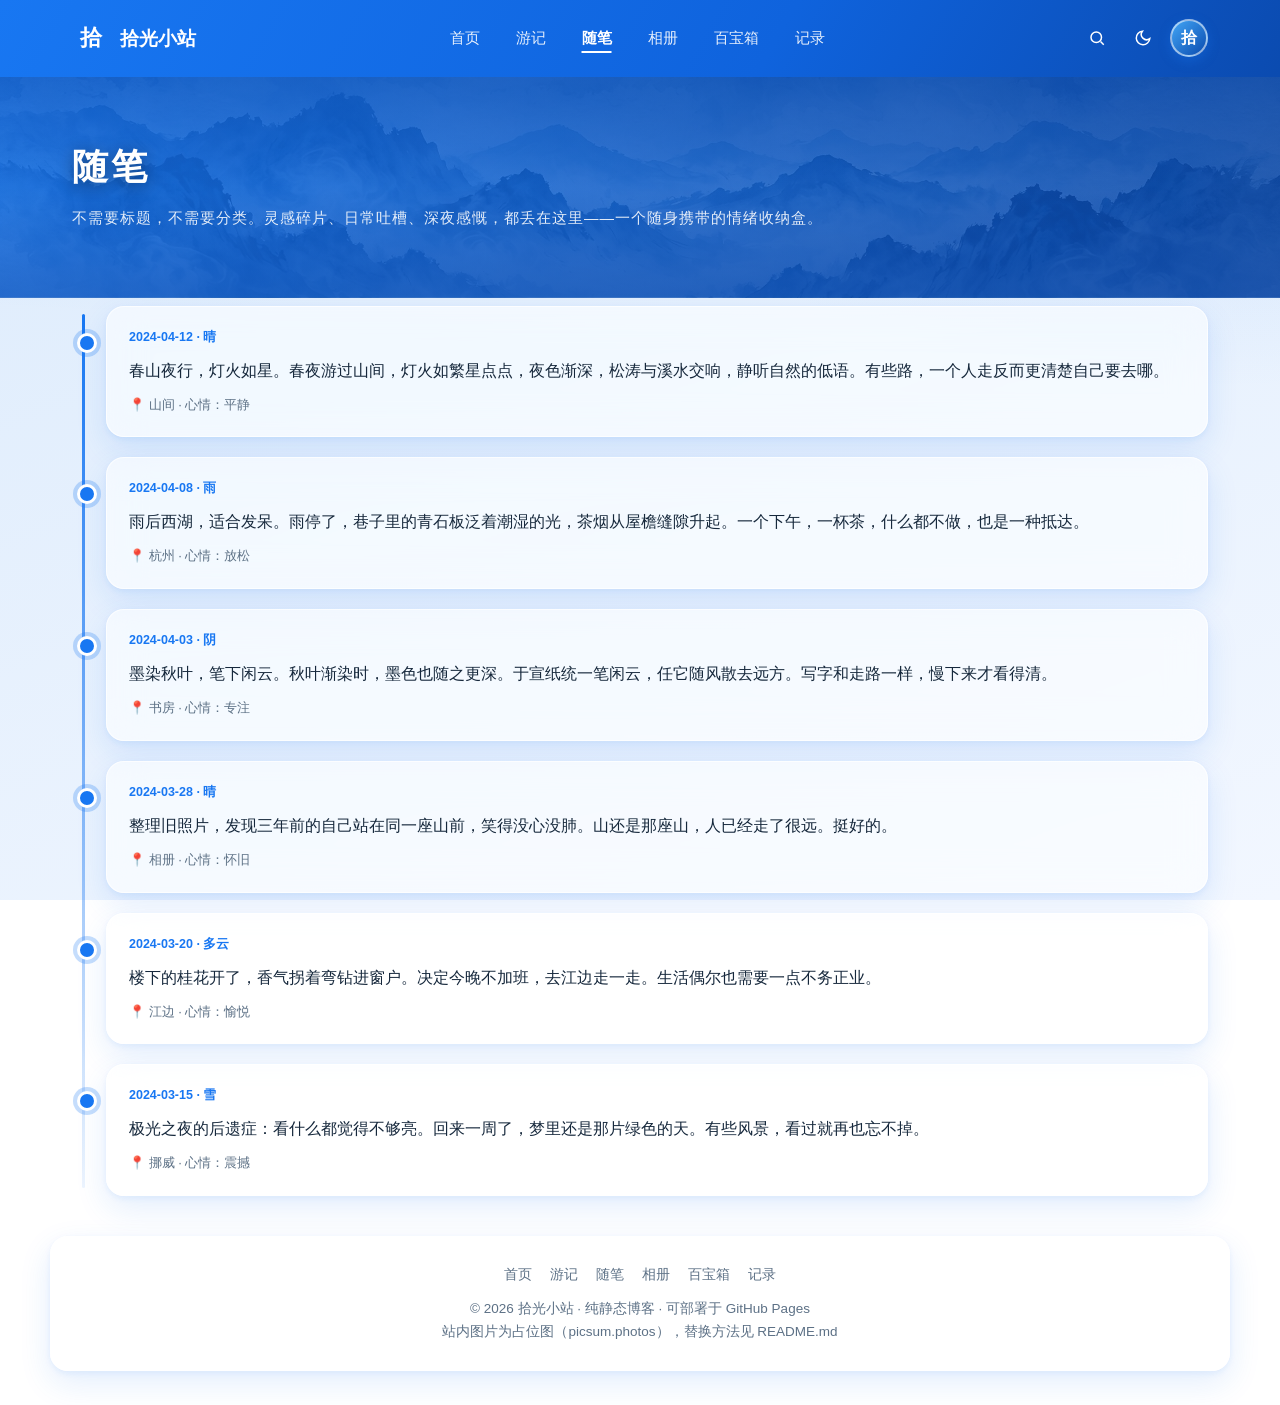
<file: essays.html>
<!DOCTYPE html>
<html lang="zh-CN">
<head>
<meta charset="UTF-8">
<meta name="viewport" content="width=device-width, initial-scale=1.0">
<title>随笔 · 拾光小站</title>
<meta name="description" content="随笔——短内容时间流，记录日常的碎片与心情。">
<link rel="stylesheet" href="css/style.css?v=20">
</head>
<body data-page="essays">

<div class="page-top">
<header class="site-header solid">
  <div class="header-inner">
    <a class="logo" href="index.html"><span class="logo-mark">拾</span><span class="logo-text">拾光小站</span></a>
    <nav class="main-nav" id="mainNav">
      <a href="index.html" data-nav="index">首页</a>
      <a href="travel.html" data-nav="travel">游记</a>
      <a href="essays.html" data-nav="essays">随笔</a>
      <a href="album.html" data-nav="album">相册</a>
      <a href="treasure.html" data-nav="treasure">百宝箱</a>
      <a href="records.html" data-nav="records">记录</a>
    </nav>
    <div class="header-actions">
      <button class="icon-btn" id="searchBtn" aria-label="搜索">
        <svg viewBox="0 0 24 24" fill="none" stroke="currentColor" stroke-width="2"><circle cx="11" cy="11" r="7"/><path d="M21 21l-4.3-4.3"/></svg>
      </button>
      <button class="icon-btn" id="themeBtn" aria-label="切换深浅色">
        <svg viewBox="0 0 24 24" fill="none" stroke="currentColor" stroke-width="2"><path d="M21 12.8A9 9 0 1 1 11.2 3a7 7 0 0 0 9.8 9.8z"/></svg>
      </button>
      <span class="avatar" title="博主">拾</span>
      <button class="icon-btn hamburger" id="hamburger" aria-label="菜单">
        <svg viewBox="0 0 24 24" fill="none" stroke="currentColor" stroke-width="2"><path d="M4 7h16M4 12h16M4 17h16"/></svg>
      </button>
    </div>
  </div>
  <div class="search-bar" id="searchBar">
    <div class="search-inner">
      <input id="searchInput" type="text" placeholder="搜索文章、相册、百宝箱…">
      <div class="search-results" id="searchResults"></div>
    </div>
  </div>
</header>
  <section class="page-banner" style="background-image: linear-gradient(120deg, rgba(24,119,242,.8), rgba(10,69,165,.8)), url('images/essays/banner.jpg')">
    <div class="wrap page-banner-inner">
      <h1>随笔</h1>
      <p>不需要标题，不需要分类。灵感碎片、日常吐槽、深夜感慨，都丢在这里——一个随身携带的情绪收纳盒。</p>
    </div>
  </section>
</div>

<div class="wrap">

  <div class="essay-stream">
    <article class="essay-item glass">
      <div class="essay-date">2024-04-12 · 晴</div>
      <p>春山夜行，灯火如星。春夜游过山间，灯火如繁星点点，夜色渐深，松涛与溪水交响，静听自然的低语。有些路，一个人走反而更清楚自己要去哪。</p>
      <div class="mood">📍 山间 · 心情：平静</div>
    </article>
    <article class="essay-item glass">
      <div class="essay-date">2024-04-08 · 雨</div>
      <p>雨后西湖，适合发呆。雨停了，巷子里的青石板泛着潮湿的光，茶烟从屋檐缝隙升起。一个下午，一杯茶，什么都不做，也是一种抵达。</p>
      <div class="mood">📍 杭州 · 心情：放松</div>
    </article>
    <article class="essay-item glass">
      <div class="essay-date">2024-04-03 · 阴</div>
      <p>墨染秋叶，笔下闲云。秋叶渐染时，墨色也随之更深。于宣纸统一笔闲云，任它随风散去远方。写字和走路一样，慢下来才看得清。</p>
      <div class="mood">📍 书房 · 心情：专注</div>
    </article>
    <article class="essay-item glass">
      <div class="essay-date">2024-03-28 · 晴</div>
      <p>整理旧照片，发现三年前的自己站在同一座山前，笑得没心没肺。山还是那座山，人已经走了很远。挺好的。</p>
      <div class="mood">📍 相册 · 心情：怀旧</div>
    </article>
    <article class="essay-item glass">
      <div class="essay-date">2024-03-20 · 多云</div>
      <p>楼下的桂花开了，香气拐着弯钻进窗户。决定今晚不加班，去江边走一走。生活偶尔也需要一点不务正业。</p>
      <div class="mood">📍 江边 · 心情：愉悦</div>
    </article>
    <article class="essay-item glass">
      <div class="essay-date">2024-03-15 · 雪</div>
      <p>极光之夜的后遗症：看什么都觉得不够亮。回来一周了，梦里还是那片绿色的天。有些风景，看过就再也忘不掉。</p>
      <div class="mood">📍 挪威 · 心情：震撼</div>
    </article>
  </div>
</div>

<footer class="site-footer glass wrap">
  <nav class="fnav">
    <a href="index.html">首页</a><a href="travel.html">游记</a><a href="essays.html">随笔</a>
    <a href="album.html">相册</a><a href="treasure.html">百宝箱</a><a href="records.html">记录</a>
  </nav>
  <p>© <span id="year"></span> 拾光小站 · 纯静态博客 · 可部署于 GitHub Pages</p>
  <p>站内图片为占位图（picsum.photos），替换方法见 README.md</p>
</footer>

<button class="to-top" id="toTop" aria-label="回到顶部">↑</button>
<script src="js/main.js"></script>
</body>
</html>
</file>
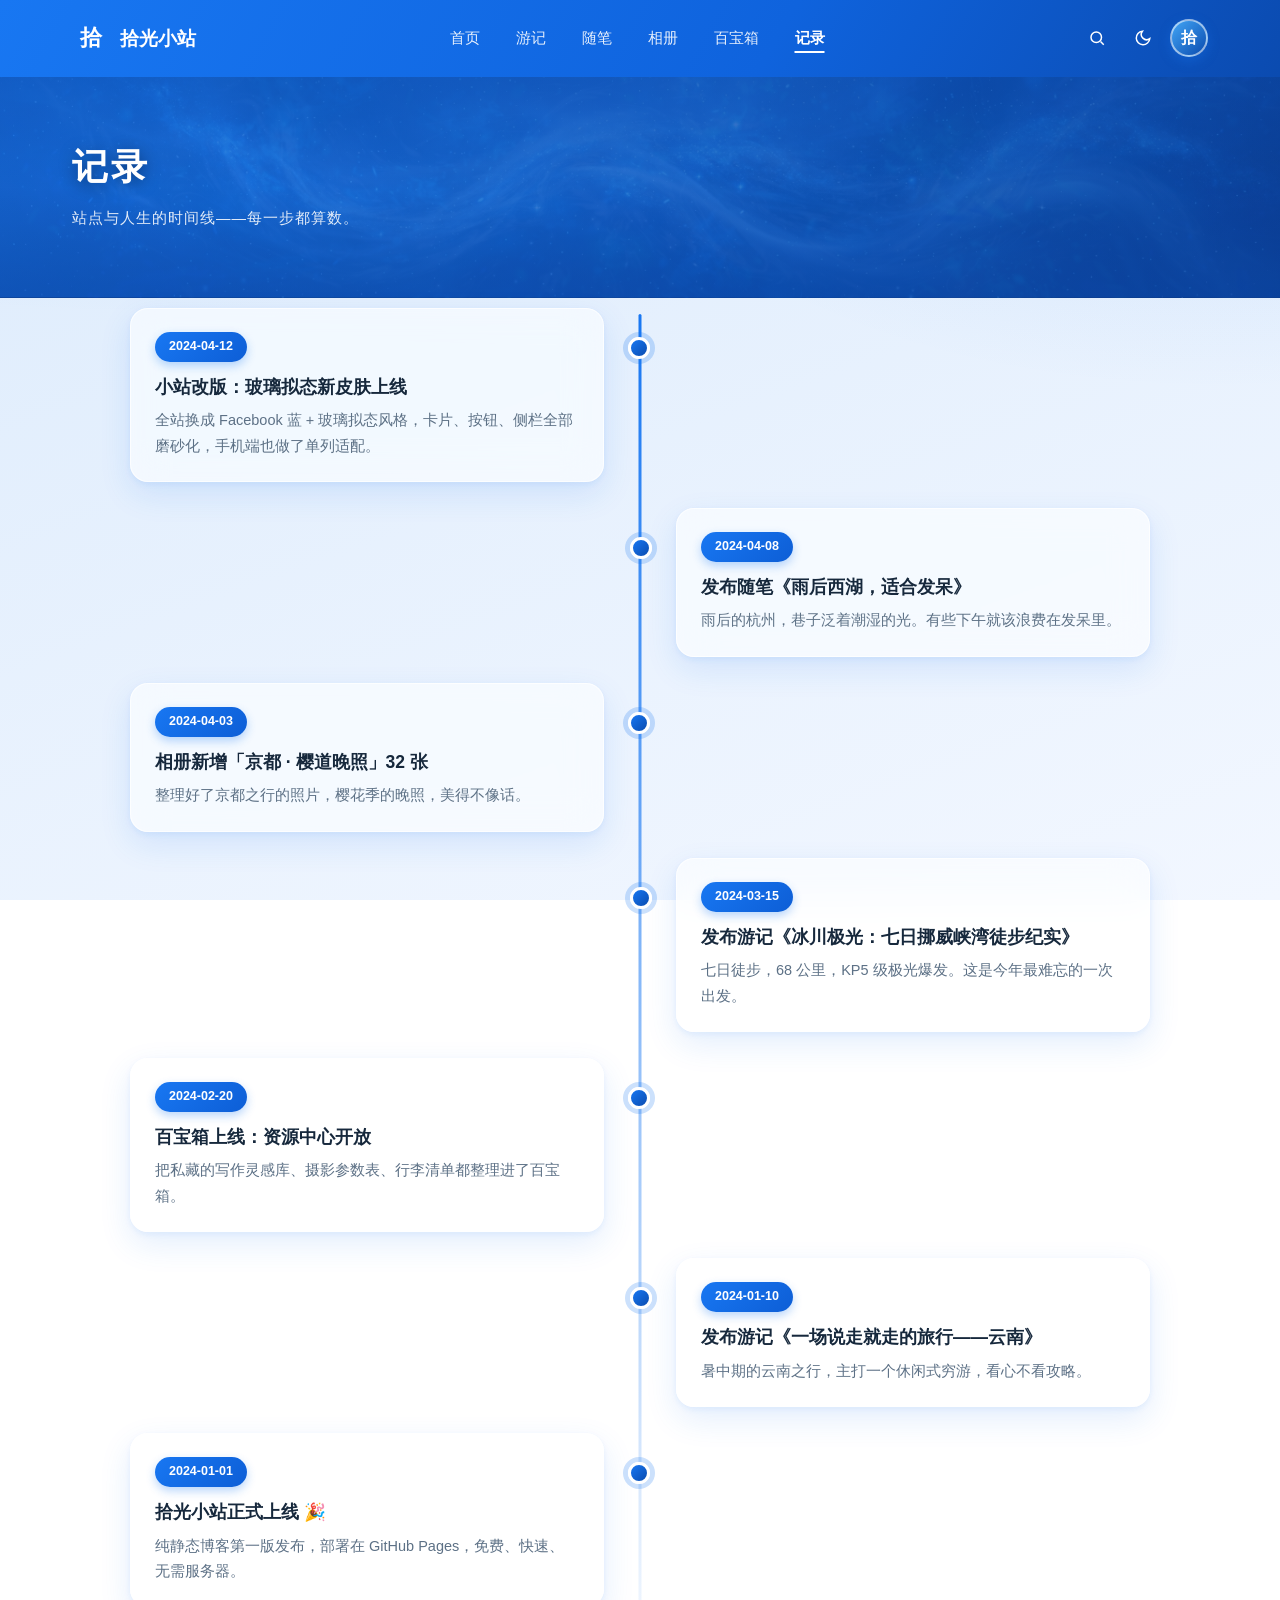
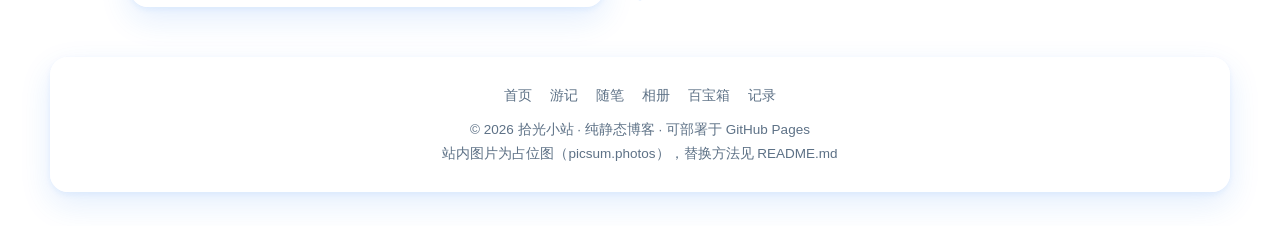
<file: records.html>
<!DOCTYPE html>
<html lang="zh-CN">
<head>
<meta charset="UTF-8">
<meta name="viewport" content="width=device-width, initial-scale=1.0">
<title>记录 · 拾光小站</title>
<meta name="description" content="记录——站点与人生的时间线。">
<link rel="stylesheet" href="css/style.css?v=20">
</head>
<body data-page="records">

<div class="page-top">
<header class="site-header solid">
  <div class="header-inner">
    <a class="logo" href="index.html"><span class="logo-mark">拾</span><span class="logo-text">拾光小站</span></a>
    <nav class="main-nav" id="mainNav">
      <a href="index.html" data-nav="index">首页</a>
      <a href="travel.html" data-nav="travel">游记</a>
      <a href="essays.html" data-nav="essays">随笔</a>
      <a href="album.html" data-nav="album">相册</a>
      <a href="treasure.html" data-nav="treasure">百宝箱</a>
      <a href="records.html" data-nav="records">记录</a>
    </nav>
    <div class="header-actions">
      <button class="icon-btn" id="searchBtn" aria-label="搜索">
        <svg viewBox="0 0 24 24" fill="none" stroke="currentColor" stroke-width="2"><circle cx="11" cy="11" r="7"/><path d="M21 21l-4.3-4.3"/></svg>
      </button>
      <button class="icon-btn" id="themeBtn" aria-label="切换深浅色">
        <svg viewBox="0 0 24 24" fill="none" stroke="currentColor" stroke-width="2"><path d="M21 12.8A9 9 0 1 1 11.2 3a7 7 0 0 0 9.8 9.8z"/></svg>
      </button>
      <span class="avatar" title="博主">拾</span>
      <button class="icon-btn hamburger" id="hamburger" aria-label="菜单">
        <svg viewBox="0 0 24 24" fill="none" stroke="currentColor" stroke-width="2"><path d="M4 7h16M4 12h16M4 17h16"/></svg>
      </button>
    </div>
  </div>
  <div class="search-bar" id="searchBar">
    <div class="search-inner">
      <input id="searchInput" type="text" placeholder="搜索文章、相册、百宝箱…">
      <div class="search-results" id="searchResults"></div>
    </div>
  </div>
</header>
  <section class="page-banner" style="background-image: linear-gradient(120deg, rgba(24,119,242,.8), rgba(10,69,165,.8)), url('images/records/banner.jpg')">
    <div class="wrap page-banner-inner">
      <h1>记录</h1>
      <p>站点与人生的时间线——每一步都算数。</p>
    </div>
  </section>
</div>

<div class="wrap">

  <div class="timeline">
    <div class="tl-item glass">
      <span class="tl-date">2024-04-12</span>
      <h3>小站改版：玻璃拟态新皮肤上线</h3>
      <p>全站换成 Facebook 蓝 + 玻璃拟态风格，卡片、按钮、侧栏全部磨砂化，手机端也做了单列适配。</p>
    </div>
    <div class="tl-item glass">
      <span class="tl-date">2024-04-08</span>
      <h3>发布随笔《雨后西湖，适合发呆》</h3>
      <p>雨后的杭州，巷子泛着潮湿的光。有些下午就该浪费在发呆里。</p>
    </div>
    <div class="tl-item glass">
      <span class="tl-date">2024-04-03</span>
      <h3>相册新增「京都 · 樱道晚照」32 张</h3>
      <p>整理好了京都之行的照片，樱花季的晚照，美得不像话。</p>
    </div>
    <div class="tl-item glass">
      <span class="tl-date">2024-03-15</span>
      <h3>发布游记《冰川极光：七日挪威峡湾徒步纪实》</h3>
      <p>七日徒步，68 公里，KP5 级极光爆发。这是今年最难忘的一次出发。</p>
    </div>
    <div class="tl-item glass">
      <span class="tl-date">2024-02-20</span>
      <h3>百宝箱上线：资源中心开放</h3>
      <p>把私藏的写作灵感库、摄影参数表、行李清单都整理进了百宝箱。</p>
    </div>
    <div class="tl-item glass">
      <span class="tl-date">2024-01-10</span>
      <h3>发布游记《一场说走就走的旅行——云南》</h3>
      <p>暑中期的云南之行，主打一个休闲式穷游，看心不看攻略。</p>
    </div>
    <div class="tl-item glass">
      <span class="tl-date">2024-01-01</span>
      <h3>拾光小站正式上线 🎉</h3>
      <p>纯静态博客第一版发布，部署在 GitHub Pages，免费、快速、无需服务器。</p>
    </div>
  </div>
</div>

<footer class="site-footer glass wrap">
  <nav class="fnav">
    <a href="index.html">首页</a><a href="travel.html">游记</a><a href="essays.html">随笔</a>
    <a href="album.html">相册</a><a href="treasure.html">百宝箱</a><a href="records.html">记录</a>
  </nav>
  <p>© <span id="year"></span> 拾光小站 · 纯静态博客 · 可部署于 GitHub Pages</p>
  <p>站内图片为占位图（picsum.photos），替换方法见 README.md</p>
</footer>

<button class="to-top" id="toTop" aria-label="回到顶部">↑</button>
<script src="js/main.js"></script>
</body>
</html>
</file>
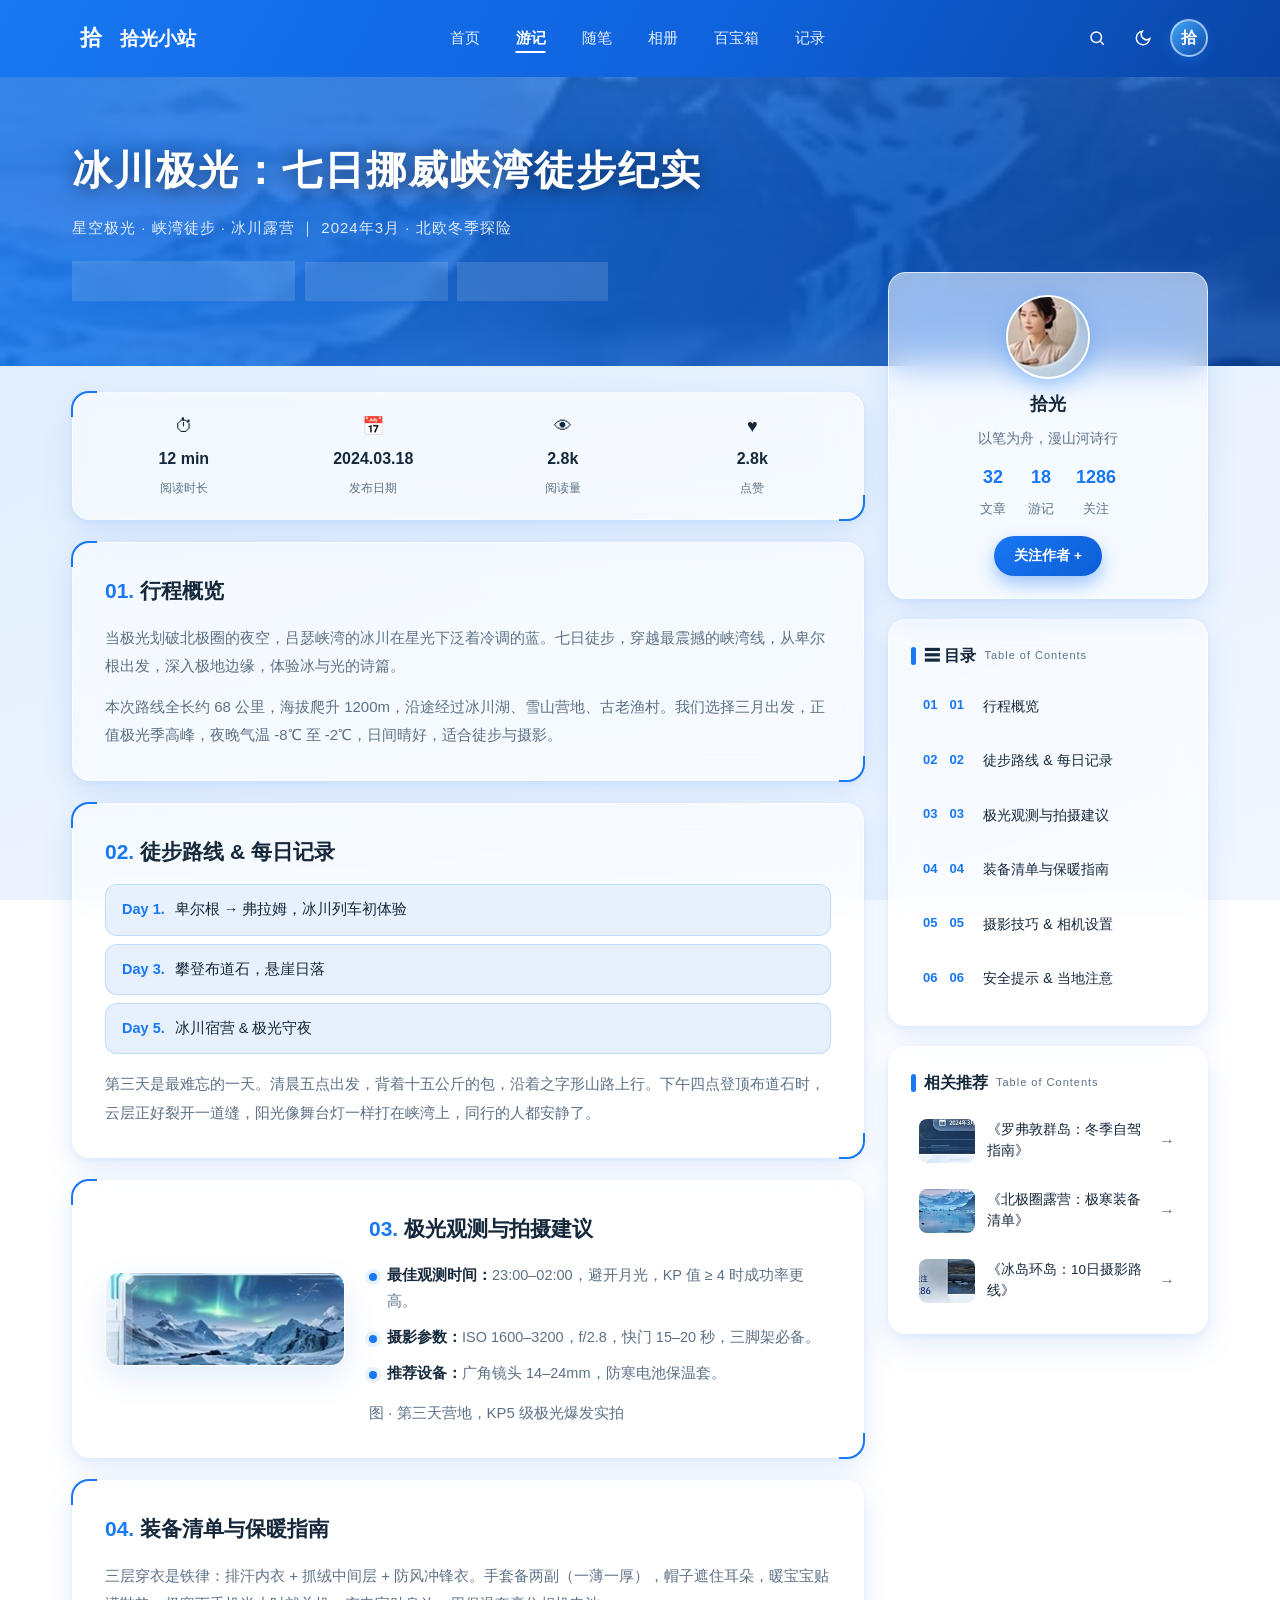
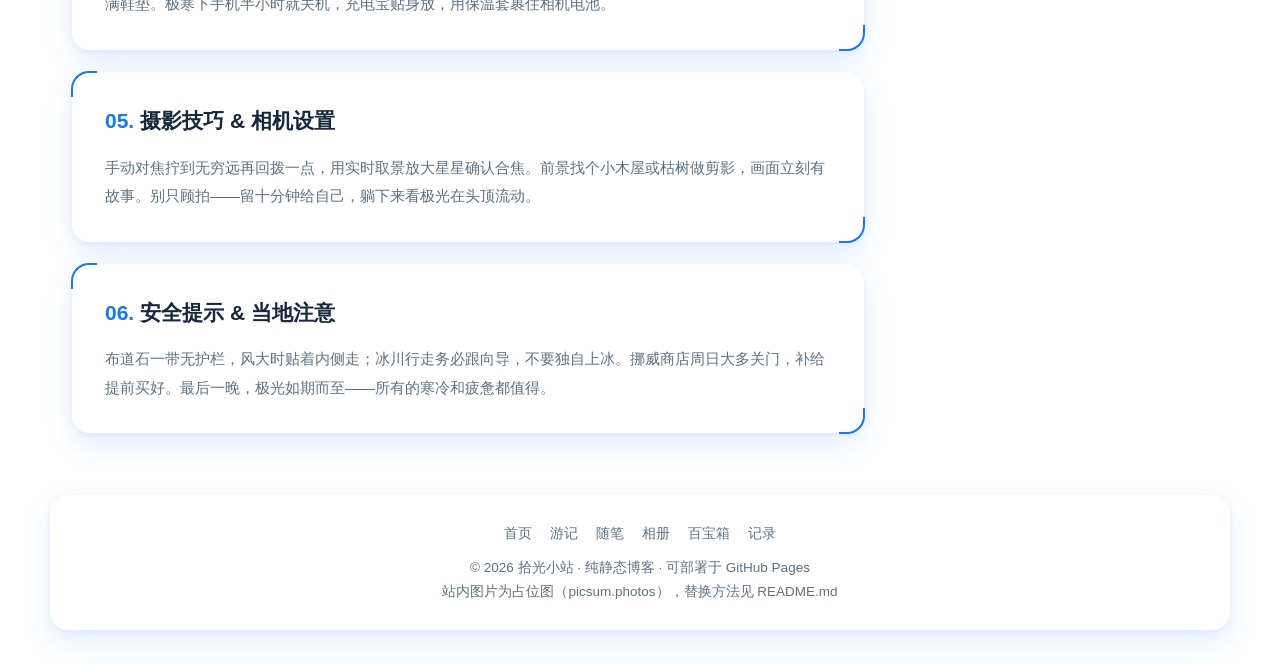
<file: travel.html>
<!DOCTYPE html>
<html lang="zh-CN">
<head>
<meta charset="UTF-8">
<meta name="viewport" content="width=device-width, initial-scale=1.0">
<title>冰川极光：七日挪威峡湾徒步纪实 · 拾光小站</title>
<meta name="description" content="七日挪威峡湾徒步，追极光、走冰川的完整纪实。">
<link rel="stylesheet" href="css/style.css?v=20">
</head>
<body data-page="travel">

<!-- 顶部：首页式蓝色导航条 -->
<div class="travel-top">
  <header class="site-header solid">
    <div class="header-inner">
      <a class="logo" href="index.html"><span class="logo-mark">拾</span><span class="logo-text">拾光小站</span></a>
      <nav class="main-nav" id="mainNav">
        <a href="index.html" data-nav="index">首页</a>
        <a href="travel.html" data-nav="travel">游记</a>
        <a href="essays.html" data-nav="essays">随笔</a>
        <a href="album.html" data-nav="album">相册</a>
        <a href="treasure.html" data-nav="treasure">百宝箱</a>
        <a href="records.html" data-nav="records">记录</a>
      </nav>
      <div class="header-actions">
        <button class="icon-btn" id="searchBtn" aria-label="搜索">
          <svg viewBox="0 0 24 24" fill="none" stroke="currentColor" stroke-width="2"><circle cx="11" cy="11" r="7"/><path d="M21 21l-4.3-4.3"/></svg>
        </button>
        <button class="icon-btn" id="themeBtn" aria-label="切换深浅色">
          <svg viewBox="0 0 24 24" fill="none" stroke="currentColor" stroke-width="2"><path d="M21 12.8A9 9 0 1 1 11.2 3a7 7 0 0 0 9.8 9.8z"/></svg>
        </button>
        <span class="avatar" title="博主">拾</span>
        <button class="icon-btn hamburger" id="hamburger" aria-label="菜单">
          <svg viewBox="0 0 24 24" fill="none" stroke="currentColor" stroke-width="2"><path d="M4 7h16M4 12h16M4 17h16"/></svg>
        </button>
      </div>
    </div>
    <div class="search-bar" id="searchBar">
      <div class="search-inner">
        <input id="searchInput" type="text" placeholder="搜索文章、相册、百宝箱…">
        <div class="search-results" id="searchResults"></div>
      </div>
    </div>
  </header>
</div>

<!-- 极光 Banner（导航下方） -->
<section class="travel-hero">
    <div class="wrap travel-hero-inner">
      <h1>冰川极光：七日挪威峡湾徒步纪实</h1>
      <p class="sub">星空极光 · 峡湾徒步 · 冰川露营 ｜ 2024年3月 · 北欧冬季探险</p>
      <div class="hero-pills">
        <span>📅 2024年3月15日 · 12 min 阅读</span>
        <span>📍 挪威 · 吕瑟峡湾</span>
        <span>🏷 极光 · 徒步 · 游记</span>
      </div>
    </div>
  </section>
</div>

<div class="wrap">
  <div class="layout">
    <main class="article-main">
      <!-- 左上小信息卡 -->
      <div class="glass tech-card info-mini">
        <div><span class="k">⏱</span><b>12 min</b><i>阅读时长</i></div>
        <div><span class="k">📅</span><b>2024.03.18</b><i>发布日期</i></div>
        <div><span class="k">👁</span><b>2.8k</b><i>阅读量</i></div>
        <div><span class="k">♥</span><b>2.8k</b><i>点赞</i></div>
      </div>

      <section class="glass tech-card tsec" id="sec1">
        <h2><span class="num">01.</span>行程概览</h2>
        <p>当极光划破北极圈的夜空，吕瑟峡湾的冰川在星光下泛着冷调的蓝。七日徒步，穿越最震撼的峡湾线，从卑尔根出发，深入极地边缘，体验冰与光的诗篇。</p>
        <p>本次路线全长约 68 公里，海拔爬升 1200m，沿途经过冰川湖、雪山营地、古老渔村。我们选择三月出发，正值极光季高峰，夜晚气温 -8℃ 至 -2℃，日间晴好，适合徒步与摄影。</p>
      </section>

      <section class="glass tech-card tsec" id="sec2">
        <h2><span class="num">02.</span>徒步路线 &amp; 每日记录</h2>
        <ul class="route">
          <li><b>Day 1.</b>卑尔根 → 弗拉姆，冰川列车初体验</li>
          <li><b>Day 3.</b>攀登布道石，悬崖日落</li>
          <li><b>Day 5.</b>冰川宿营 &amp; 极光守夜</li>
        </ul>
        <p>第三天是最难忘的一天。清晨五点出发，背着十五公斤的包，沿着之字形山路上行。下午四点登顶布道石时，云层正好裂开一道缝，阳光像舞台灯一样打在峡湾上，同行的人都安静了。</p>
      </section>

      <section class="glass tech-card tsec tsec-media" id="sec3">
        <img class="tsec-img" loading="lazy" src="images/travel/fig-camp.jpg" alt="第三天营地极光">
        <div>
          <h2><span class="num">03.</span>极光观测与拍摄建议</h2>
          <ul class="tips">
            <li><b>最佳观测时间：</b>23:00–02:00，避开月光，KP 值 ≥ 4 时成功率更高。</li>
            <li><b>摄影参数：</b>ISO 1600–3200，f/2.8，快门 15–20 秒，三脚架必备。</li>
            <li><b>推荐设备：</b>广角镜头 14–24mm，防寒电池保温套。</li>
          </ul>
          <p class="capline">图 · 第三天营地，KP5 级极光爆发实拍</p>
        </div>
      </section>

      <section class="glass tech-card tsec" id="sec4">
        <h2><span class="num">04.</span>装备清单与保暖指南</h2>
        <p>三层穿衣是铁律：排汗内衣 + 抓绒中间层 + 防风冲锋衣。手套备两副（一薄一厚），帽子遮住耳朵，暖宝宝贴满鞋垫。极寒下手机半小时就关机，充电宝贴身放，用保温套裹住相机电池。</p>
      </section>

      <section class="glass tech-card tsec" id="sec5">
        <h2><span class="num">05.</span>摄影技巧 &amp; 相机设置</h2>
        <p>手动对焦拧到无穷远再回拨一点，用实时取景放大星星确认合焦。前景找个小木屋或枯树做剪影，画面立刻有故事。别只顾拍——留十分钟给自己，躺下来看极光在头顶流动。</p>
      </section>

      <section class="glass tech-card tsec" id="sec6">
        <h2><span class="num">06.</span>安全提示 &amp; 当地注意</h2>
        <p>布道石一带无护栏，风大时贴着内侧走；冰川行走务必跟向导，不要独自上冰。挪威商店周日大多关门，补给提前买好。最后一晚，极光如期而至——所有的寒冷和疲惫都值得。</p>
      </section>
    </main>

    <aside class="sidebar">
      <div class="side-card glass author-top">
        <img class="avatar-img big" src="images/avatar.jpg" alt="拾光">
        <div class="name">拾光</div>
        <p class="bio">以笔为舟，漫山河诗行</p>
        <div class="author-stats">
          <div><b>32</b><span>文章</span></div>
          <div><b>18</b><span>游记</span></div>
          <div><b>1286</b><span>关注</span></div>
        </div>
        <a class="btn sm follow" href="records.html">关注作者 +</a>
      </div>
      <div class="side-card glass">
        <h4>☰ 目录<span class="en">Table of Contents</span></h4>
        <ul class="toc toc-num">
          <li><a href="#sec1"><span class="n">01</span>行程概览</a></li>
          <li><a href="#sec2"><span class="n">02</span>徒步路线 &amp; 每日记录</a></li>
          <li><a href="#sec3"><span class="n">03</span>极光观测与拍摄建议</a></li>
          <li><a href="#sec4"><span class="n">04</span>装备清单与保暖指南</a></li>
          <li><a href="#sec5"><span class="n">05</span>摄影技巧 &amp; 相机设置</a></li>
          <li><a href="#sec6"><span class="n">06</span>安全提示 &amp; 当地注意</a></li>
        </ul>
      </div>
      <div class="side-card glass">
        <h4>相关推荐<span class="en">Table of Contents</span></h4>
        <div class="rel-list">
          <a href="album.html"><img src="images/travel/rel-1.jpg" alt=""><span>《罗弗敦群岛：冬季自驾指南》</span><i>→</i></a>
          <a href="essays.html"><img src="images/travel/rel-2.jpg" alt=""><span>《北极圈露营：极寒装备清单》</span><i>→</i></a>
          <a href="album.html"><img src="images/travel/rel-3.jpg" alt=""><span>《冰岛环岛：10日摄影路线》</span><i>→</i></a>
        </div>
      </div>
    </aside>
  </div>
</div>

<footer class="site-footer glass wrap">
  <nav class="fnav">
    <a href="index.html">首页</a><a href="travel.html">游记</a><a href="essays.html">随笔</a>
    <a href="album.html">相册</a><a href="treasure.html">百宝箱</a><a href="records.html">记录</a>
  </nav>
  <p>© <span id="year"></span> 拾光小站 · 纯静态博客 · 可部署于 GitHub Pages</p>
  <p>站内图片为占位图（picsum.photos），替换方法见 README.md</p>
</footer>

<button class="to-top" id="toTop" aria-label="回到顶部">↑</button>
<script src="js/main.js"></script>
</body>
</html>
</file>
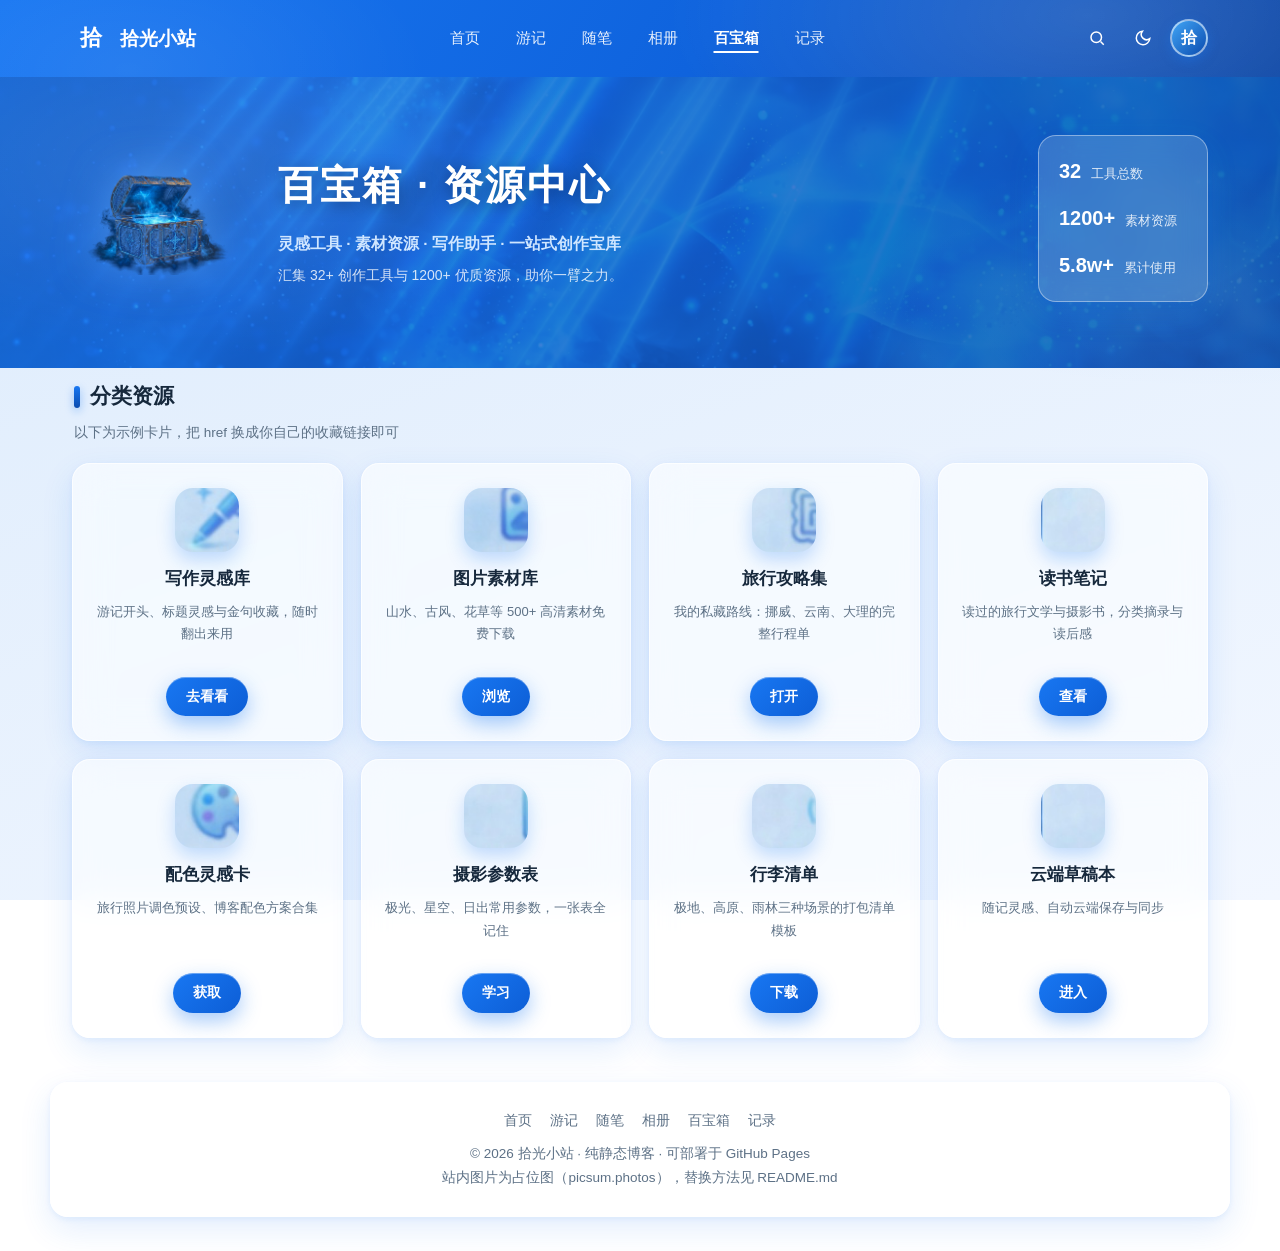
<file: treasure.html>
<!DOCTYPE html>
<html lang="zh-CN">
<head>
<meta charset="UTF-8">
<meta name="viewport" content="width=device-width, initial-scale=1.0">
<title>百宝箱 · 资源中心 · 拾光小站</title>
<meta name="description" content="百宝箱——灵感工具、素材资源、写作助手，一站式创作宝库。">
<link rel="stylesheet" href="css/style.css?v=20">
</head>
<body data-page="treasure">

<div class="blue-top">
<header class="site-header solid">
  <div class="header-inner">
    <a class="logo" href="index.html"><span class="logo-mark">拾</span><span class="logo-text">拾光小站</span></a>
    <nav class="main-nav" id="mainNav">
      <a href="index.html" data-nav="index">首页</a>
      <a href="travel.html" data-nav="travel">游记</a>
      <a href="essays.html" data-nav="essays">随笔</a>
      <a href="album.html" data-nav="album">相册</a>
      <a href="treasure.html" data-nav="treasure">百宝箱</a>
      <a href="records.html" data-nav="records">记录</a>
    </nav>
    <div class="header-actions">
      <button class="icon-btn" id="searchBtn" aria-label="搜索">
        <svg viewBox="0 0 24 24" fill="none" stroke="currentColor" stroke-width="2"><circle cx="11" cy="11" r="7"/><path d="M21 21l-4.3-4.3"/></svg>
      </button>
      <button class="icon-btn" id="themeBtn" aria-label="切换深浅色">
        <svg viewBox="0 0 24 24" fill="none" stroke="currentColor" stroke-width="2"><path d="M21 12.8A9 9 0 1 1 11.2 3a7 7 0 0 0 9.8 9.8z"/></svg>
      </button>
      <span class="avatar" title="博主">拾</span>
      <button class="icon-btn hamburger" id="hamburger" aria-label="菜单">
        <svg viewBox="0 0 24 24" fill="none" stroke="currentColor" stroke-width="2"><path d="M4 7h16M4 12h16M4 17h16"/></svg>
      </button>
    </div>
  </div>
  <div class="search-bar" id="searchBar">
    <div class="search-inner">
      <input id="searchInput" type="text" placeholder="搜索文章、相册、百宝箱…">
      <div class="search-results" id="searchResults"></div>
    </div>
  </div>
</header>
</div>

<!-- ================= 百宝箱蓝色 Banner（导航下方） ================= -->
<section class="treasure-banner">
  <div class="wrap treasure-banner-inner">
    <img class="treasure-chest" src="images/treasure/chest.png?v=3" alt="百宝箱">
    <div class="treasure-banner-text">
      <h1>百宝箱 · 资源中心</h1>
      <p class="sub">灵感工具 · 素材资源 · 写作助手 · 一站式创作宝库</p>
      <p class="desc">汇集 32+ 创作工具与 1200+ 优质资源，助你一臂之力。</p>
    </div>
    <div class="treasure-stats glass">
      <div class="tstat"><b>32</b><span>工具总数</span></div>
      <div class="tstat"><b>1200+</b><span>素材资源</span></div>
      <div class="tstat"><b>5.8w+</b><span>累计使用</span></div>
    </div>
  </div>
</section>

<div class="wrap">
  <h2 class="section-title">分类资源</h2>
  <p class="section-sub">以下为示例卡片，把 href 换成你自己的收藏链接即可</p>

  <div class="res-grid">
    <div class="res-card glass">
      <img class="res-icon-img" src="images/treasure/icon-wand.png" alt="写作灵感">
      <h3>写作灵感库</h3>
      <p>游记开头、标题灵感与金句收藏，随时翻出来用</p>
      <a class="btn sm" href="essays.html">去看看</a>
    </div>
    <div class="res-card glass">
      <img class="res-icon-img" src="images/treasure/icon-image.png" alt="图片素材">
      <h3>图片素材库</h3>
      <p>山水、古风、花草等 500+ 高清素材免费下载</p>
      <a class="btn sm" href="album.html">浏览</a>
    </div>
    <div class="res-card glass">
      <img class="res-icon-img" src="images/treasure/icon-seal.png" alt="旅行攻略">
      <h3>旅行攻略集</h3>
      <p>我的私藏路线：挪威、云南、大理的完整行程单</p>
      <a class="btn sm" href="travel.html">打开</a>
    </div>
    <div class="res-card glass">
      <img class="res-icon-img" src="images/treasure/icon-doc.png" alt="读书笔记">
      <h3>读书笔记</h3>
      <p>读过的旅行文学与摄影书，分类摘录与读后感</p>
      <a class="btn sm" href="records.html">查看</a>
    </div>
    <div class="res-card glass">
      <img class="res-icon-img" src="images/treasure/icon-palette.png" alt="配色灵感">
      <h3>配色灵感卡</h3>
      <p>旅行照片调色预设、博客配色方案合集</p>
      <a class="btn sm" href="album.html">获取</a>
    </div>
    <div class="res-card glass">
      <img class="res-icon-img" src="images/treasure/icon-layout.png" alt="摄影参数">
      <h3>摄影参数表</h3>
      <p>极光、星空、日出常用参数，一张表全记住</p>
      <a class="btn sm" href="travel.html">学习</a>
    </div>
    <div class="res-card glass">
      <img class="res-icon-img" src="images/treasure/icon-audio.png" alt="行李清单">
      <h3>行李清单</h3>
      <p>极地、高原、雨林三种场景的打包清单模板</p>
      <a class="btn sm" href="treasure.html">下载</a>
    </div>
    <div class="res-card glass">
      <img class="res-icon-img" src="images/treasure/icon-cloud.png" alt="云端草稿">
      <h3>云端草稿本</h3>
      <p>随记灵感、自动云端保存与同步</p>
      <a class="btn sm" href="essays.html">进入</a>
    </div>
  </div>
</div>

<footer class="site-footer glass wrap">
  <nav class="fnav">
    <a href="index.html">首页</a><a href="travel.html">游记</a><a href="essays.html">随笔</a>
    <a href="album.html">相册</a><a href="treasure.html">百宝箱</a><a href="records.html">记录</a>
  </nav>
  <p>© <span id="year"></span> 拾光小站 · 纯静态博客 · 可部署于 GitHub Pages</p>
  <p>站内图片为占位图（picsum.photos），替换方法见 README.md</p>
</footer>

<button class="to-top" id="toTop" aria-label="回到顶部">↑</button>
<script src="js/main.js"></script>
</body>
</html>
</file>
<file: css/style.css>
/* ============================================================
   拾光小站 · 共享样式
   主色调 Facebook 蓝 #1877F2 / 浅冰蓝背景 / 全站玻璃拟态
   纯静态，无构建，直接可用
   ============================================================ */

:root {
  --fb: #1877F2;
  --fb-dark: #0d5ed6;
  --fb-deep: #0a4cb0;
  --fb-soft: #e7f1fe;
  --bg-a: #dcebfc;
  --bg-b: #f2f7ff;
  --card: rgba(255, 255, 255, 0.58);
  --card-border: rgba(255, 255, 255, 0.7);
  --text: #16283c;
  --muted: #5d7186;
  --line: rgba(24, 119, 242, 0.12);
  --shadow-1: 0 2px 6px rgba(24, 119, 242, 0.08);
  --shadow-2: 0 12px 32px rgba(24, 119, 242, 0.12);
  --shadow-3: 0 20px 48px rgba(24, 119, 242, 0.16);
  --radius: 18px;
  --font: -apple-system, BlinkMacSystemFont, "Segoe UI", "PingFang SC",
          "Hiragino Sans GB", "Microsoft YaHei", "Noto Sans SC", sans-serif;
}

/* 深色模式（主题切换按钮用） */
[data-theme="dark"] {
  --bg-a: #0a1830;
  --bg-b: #12294f;
  --card: rgba(18, 34, 62, 0.62);
  --card-border: rgba(120, 170, 255, 0.22);
  --text: #e9f1fc;
  --muted: #9db4d2;
  --line: rgba(120, 170, 255, 0.18);
  --fb-soft: rgba(24, 119, 242, 0.22);
}

/* 深色模式补齐：硬编码浅色组件 */
[data-theme="dark"] .search-inner input { background: rgba(18, 34, 62, 0.72); }
[data-theme="dark"] .album-panel {
  background: rgba(18, 34, 62, 0.45);
  border-color: rgba(120, 170, 255, 0.25);
  box-shadow: 0 24px 60px rgba(0, 0, 0, 0.45), inset 0 1px 0 rgba(120, 170, 255, 0.15);
}
[data-theme="dark"] .album-panel .tab {
  background: rgba(120, 170, 255, 0.12);
  border-color: rgba(120, 170, 255, 0.25);
  color: #8fbef7;
}
[data-theme="dark"] .album-panel .tab:hover { background: rgba(120, 170, 255, 0.22); color: #fff; }
[data-theme="dark"] body.page-blue .photo {
  background: rgba(18, 34, 62, 0.66);
  border-color: rgba(120, 170, 255, 0.22);
}
[data-theme="dark"] body.page-blue {
  background:
    linear-gradient(rgba(6, 15, 32, 0.62), rgba(6, 15, 32, 0.62)),
    url("../images/album/page-bg.jpg") center top / cover no-repeat,
    linear-gradient(150deg, #0e2a5c 0%, #0a1f4d 45%, #071738 100%);
}
[data-theme="dark"] .upload-fab {
  background: rgba(18, 34, 62, 0.72);
  border-color: rgba(120, 170, 255, 0.3);
}
/* 导航条深色跟随 */
[data-theme="dark"] .blue-top,
[data-theme="dark"] .page-top,
[data-theme="dark"] .travel-top {
  background: linear-gradient(120deg, #0e3a8f 0%, #0a2c6e 55%, #071e52 100%);
}

* { box-sizing: border-box; margin: 0; padding: 0; }

html { scroll-behavior: smooth; }

body {
  font-family: var(--font);
  color: var(--text);
  background:
    radial-gradient(1200px 600px at 10% -5%, rgba(24, 119, 242, 0.14), transparent 60%),
    radial-gradient(1000px 500px at 95% 10%, rgba(24, 119, 242, 0.10), transparent 60%),
    linear-gradient(160deg, var(--bg-a), var(--bg-b));
  background-attachment: fixed;
  line-height: 1.75;
  min-height: 100vh;
  -webkit-font-smoothing: antialiased;
}

img { max-width: 100%; display: block; }
a { color: inherit; text-decoration: none; }

/* ---------- 玻璃拟态基类 ---------- */
.glass {
  background: var(--card);
  -webkit-backdrop-filter: blur(18px) saturate(1.4);
  backdrop-filter: blur(18px) saturate(1.4);
  border: 1px solid var(--card-border);
  border-radius: var(--radius);
  box-shadow: var(--shadow-1), var(--shadow-2);
}

/* ---------- 版心 ---------- */
.wrap { max-width: 1180px; margin: 0 auto; padding: 0 22px; }

/* ---------- 页眉 ---------- */
.site-header {
  position: sticky; top: 0; z-index: 100;
  background: transparent; border: none; box-shadow: none;
}
.header-inner {
  display: flex; align-items: center; justify-content: space-between;
  max-width: 1180px; margin: 0 auto; padding: 14px 22px; gap: 12px;
}
.logo { display: flex; align-items: center; gap: 10px; font-weight: 800; font-size: 19px; }
.logo-mark {
  width: 38px; height: 38px; flex: none;
  display: grid; place-items: center; color: var(--fb); font-size: 22px; font-weight: 800;
  background: transparent; border: none; box-shadow: none;
}
.main-nav { display: flex; gap: 4px; }
.main-nav a {
  padding: 9px 16px; font-size: 15px; color: var(--muted);
  white-space: nowrap; transition: color .25s ease;
}
.main-nav a:hover { color: var(--fb); background: none; }
.main-nav a.active {
  color: var(--fb); font-weight: 700; background: none; box-shadow: none;
  text-decoration: underline; text-underline-offset: 8px; text-decoration-thickness: 2px;
}
.header-actions { display: flex; align-items: center; gap: 8px; }
.icon-btn {
  width: 38px; height: 38px; border-radius: 50%; border: none;
  background: transparent; color: var(--text); cursor: pointer;
  display: grid; place-items: center;
  transition: transform .2s ease;
}
.icon-btn:hover { transform: translateY(-2px); box-shadow: none; }
.icon-btn svg { width: 18px; height: 18px; }
.avatar {
  width: 38px; height: 38px; border-radius: 50%; flex: none;
  display: grid; place-items: center; color: #fff; font-weight: 700;
  background: linear-gradient(135deg, #42a5f5, var(--fb-deep));
  box-shadow: 0 4px 12px rgba(24, 119, 242, 0.35);
  border: 2px solid rgba(255, 255, 255, 0.7);
}
.hamburger { display: none; }

/* 搜索条 */
.search-bar {
  overflow: hidden; max-height: 0; transition: max-height .3s ease;
  border-top: 1px solid transparent;
}
.search-bar.open { max-height: 300px; border-top-color: var(--line); }
.search-inner { padding: 14px 20px; }
.search-inner input {
  width: 100%; padding: 12px 16px; border-radius: 12px; font-size: 15px;
  border: 1px solid var(--line); background: rgba(255, 255, 255, 0.7);
  color: var(--text); outline: none; font-family: var(--font);
}
.search-inner input:focus { border-color: var(--fb); box-shadow: 0 0 0 3px rgba(24,119,242,.15); }
.search-results { margin-top: 10px; display: grid; gap: 8px; }
.search-results a {
  padding: 10px 14px; border-radius: 12px; background: var(--fb-soft);
  font-size: 14px; transition: transform .2s ease;
}
.search-results a:hover { transform: translateX(4px); }
.search-empty { color: var(--muted); font-size: 14px; padding: 8px 4px; }

/* ---------- 按钮（文字绝不溢出） ---------- */
.btn {
  display: inline-flex; align-items: center; justify-content: center; gap: 8px;
  padding: 11px 26px; border-radius: 999px; border: none; cursor: pointer;
  font-size: 15px; font-weight: 700; font-family: var(--font);
  color: #fff; white-space: nowrap; flex: none;
  background: linear-gradient(135deg, var(--fb), var(--fb-dark));
  box-shadow: 0 8px 20px rgba(24, 119, 242, 0.38), inset 0 1px 0 rgba(255,255,255,.35);
  transition: transform .22s ease, box-shadow .22s ease;
}
.btn:hover { transform: translateY(-3px); box-shadow: 0 14px 28px rgba(24,119,242,.42), inset 0 1px 0 rgba(255,255,255,.35); }
.btn:active { transform: translateY(-1px); }
.btn.ghost {
  background: var(--card); color: var(--fb);
  border: 1px solid var(--line);
  -webkit-backdrop-filter: blur(12px); backdrop-filter: blur(12px);
  box-shadow: var(--shadow-1);
}
.btn.sm { padding: 8px 20px; font-size: 13.5px; }

/* ---------- 首页蓝色通栏（导航 + Banner，贴渲染图） ---------- */
.blue-top {
  background: linear-gradient(120deg, #1877F2 0%, #0f63dd 55%, #0a45a5 100%);
  position: relative; overflow: hidden;
}
.blue-top::before {
  content: ""; position: absolute; inset: 0; pointer-events: none;
  background:
    radial-gradient(700px 320px at 85% 20%, rgba(255,255,255,.14), transparent 60%),
    radial-gradient(500px 260px at 10% 90%, rgba(255,255,255,.08), transparent 60%);
}
/* 蓝条上的实色导航 */
.site-header.solid {
  position: relative; z-index: 2; max-width: none; margin: 0; border-radius: 0;
  background: transparent; border: none; box-shadow: none;
  -webkit-backdrop-filter: none; backdrop-filter: none;
}
.site-header.solid .header-inner { max-width: 1180px; margin: 0 auto; padding: 16px 22px; }
.site-header.solid .logo-text { color: #fff; }
.site-header.solid .logo-mark { background: transparent; border: none; box-shadow: none; color: #fff; }
.site-header.solid .main-nav a { color: rgba(255,255,255,.9); }
.site-header.solid .main-nav a:hover { background: none; color: #fff; }
.site-header.solid .main-nav a.active {
  background: none; box-shadow: none; color: #fff; font-weight: 700;
  text-decoration: underline; text-underline-offset: 8px; text-decoration-thickness: 2px;
}
.site-header.solid .icon-btn { background: transparent; border: none; box-shadow: none; color: #fff; }
.site-header.solid .avatar { border-color: rgba(255,255,255,.55); }
.site-header.solid .search-bar.open { border-top-color: rgba(255,255,255,.25); }
.site-header.solid .search-inner input { background: rgba(255,255,255,.94); }
/* Banner：山水图右置，与蓝底羽化融合 */
.hero-blue { position: relative; z-index: 1; overflow: hidden; }
.hero-blue-bg {
  position: absolute; top: 0; right: 0; bottom: 0; width: 66%;
  -webkit-mask-image: linear-gradient(90deg, transparent 0, #000 24%);
  mask-image: linear-gradient(90deg, transparent 0, #000 24%);
}
.hero-blue-bg img { width: 100%; height: 100%; object-fit: cover; display: block; }
.hero-blue-bg::after {
  content: ""; position: absolute; inset: 0;
  background: linear-gradient(90deg, rgba(15,99,221,.5), rgba(15,99,221,0) 42%);
}
.hero-blue-inner { position: relative; z-index: 1; padding-top: 58px; padding-bottom: 66px; max-width: 640px; }
.hero-blue-text h1 {
  color: #fff; font-size: clamp(30px, 4.2vw, 44px); line-height: 1.4;
  letter-spacing: 2px; margin-bottom: 14px; text-shadow: 0 3px 16px rgba(0,0,0,.35);
}
.hero-blue-text h1 .hl { color: #cfe6ff; }
.hero-blue-text .sub { color: rgba(255,255,255,.88); font-size: 16px; margin-bottom: 26px; max-width: 44ch; }
.btn.glass-btn {
  background: rgba(255,255,255,.18); color: #fff;
  border: 1px solid rgba(255,255,255,.5);
  -webkit-backdrop-filter: blur(10px); backdrop-filter: blur(10px);
  box-shadow: 0 8px 20px rgba(0,0,0,.22), inset 0 1px 0 rgba(255,255,255,.35);
}

/* ---------- 最新文章三列 ---------- */
.post-grid { display: grid; grid-template-columns: repeat(3, 1fr); gap: 20px; }
.post-grid .post-card { margin-bottom: 0; display: flex; flex-direction: column; }
.post-grid .post-card .cover img { height: 170px; }
.post-grid .post-body { padding: 18px 18px 20px; display: flex; flex-direction: column; flex: 1; }
.post-grid .post-body h3 { font-size: 17px; }
.post-grid .post-excerpt { -webkit-line-clamp: 3; }
.post-grid .post-meta { margin-top: auto; padding-top: 10px; }
/* 宽幅大卡（三张下面那张） */
.post-card.wide { display: grid; grid-template-columns: 1fr 1fr; margin-top: 20px; }
.post-card.wide .cover img { height: 100%; min-height: 230px; }

/* ---------- 双栏布局 ---------- */
.layout { display: grid; grid-template-columns: 1fr 320px; gap: 24px; margin: 26px 0 40px; align-items: start; }
.section-title { display: flex; align-items: center; gap: 10px; font-size: 21px; font-weight: 800; margin: 6px 2px 16px; }
.section-title::before { content: ""; width: 6px; height: 22px; border-radius: 4px; background: linear-gradient(180deg, var(--fb), var(--fb-deep)); box-shadow: 0 3px 8px rgba(24,119,242,.4); }
.section-sub { color: var(--muted); font-size: 13.5px; margin: -10px 2px 18px; }

/* ---------- 文章卡片 ---------- */
.post-card {
  padding: 0; overflow: hidden; margin-bottom: 22px;
  transition: transform .28s ease, box-shadow .28s ease;
}
.post-card:hover { transform: translateY(-6px); box-shadow: var(--shadow-2), var(--shadow-3); }
.post-card .cover { overflow: hidden; }
.post-card .cover img { width: 100%; height: 220px; object-fit: cover; transition: transform .6s ease; }
.post-card:hover .cover img { transform: scale(1.05); }
.post-body { padding: 20px 22px 22px; }
.post-body h3 { font-size: 19px; margin-bottom: 8px; line-height: 1.5; }
.post-body h3 a:hover { color: var(--fb); }
.post-excerpt { color: var(--muted); font-size: 14.5px; margin-bottom: 14px;
  display: -webkit-box; -webkit-line-clamp: 2; -webkit-box-orient: vertical; overflow: hidden; }
.post-meta { display: flex; flex-wrap: wrap; gap: 10px; align-items: center; font-size: 13px; color: var(--muted); }
.tag {
  font-size: 12.5px; color: var(--fb); background: var(--fb-soft);
  border: 1px solid var(--line); padding: 3px 12px; border-radius: 999px; white-space: nowrap;
}

/* ---------- 侧栏 ---------- */
.sidebar { display: grid; gap: 20px; position: sticky; top: 96px; }
.side-card { padding: 22px; }
.side-card h4 { font-size: 16px; font-weight: 800; margin-bottom: 14px; display: flex; align-items: center; gap: 8px; }
.side-card h4::before { content: ""; width: 5px; height: 18px; border-radius: 3px; background: var(--fb); }
.author-top { text-align: center; }
.author-top .avatar.big { width: 76px; height: 76px; font-size: 30px; margin: 0 auto 10px; }
.author-top .name { font-size: 18px; font-weight: 800; }
.author-top .bio { color: var(--muted); font-size: 13.5px; margin: 6px 0 12px; }
.author-stats { display: flex; justify-content: center; gap: 22px; margin-bottom: 14px; }
.author-stats div { text-align: center; }
.author-stats b { display: block; font-size: 18px; color: var(--fb); }
.author-stats span { font-size: 12.5px; color: var(--muted); }
.tag-cloud { display: flex; flex-wrap: wrap; gap: 8px; }
.rec-list { display: grid; gap: 10px; }
.rec-list a { display: flex; gap: 10px; align-items: center; padding: 10px 12px; border-radius: 12px; background: var(--fb-soft); font-size: 14px; transition: transform .2s ease; }
.rec-list a:hover { transform: translateX(4px); }
.rec-list .n { flex: none; width: 26px; height: 26px; border-radius: 8px; display: grid; place-items: center;
  background: linear-gradient(135deg, var(--fb), var(--fb-dark)); color: #fff; font-size: 13px; font-weight: 700; }

/* ---------- 页脚 ---------- */
.site-footer { margin: 20px auto 34px; padding: 26px 30px; text-align: center; color: var(--muted); font-size: 13.5px; }
.site-footer .fnav { display: flex; justify-content: center; flex-wrap: wrap; gap: 18px; margin-bottom: 10px; }
.site-footer .fnav a:hover { color: var(--fb); }

/* ---------- 回到顶部 ---------- */
.to-top {
  position: fixed; right: 26px; bottom: 30px; z-index: 90;
  width: 48px; height: 48px; border-radius: 50%; border: 1px solid var(--card-border);
  background: linear-gradient(135deg, var(--fb), var(--fb-dark)); color: #fff;
  font-size: 20px; cursor: pointer; display: grid; place-items: center;
  box-shadow: 0 10px 24px rgba(24,119,242,.4);
  opacity: 0; pointer-events: none; transform: translateY(12px);
  transition: all .3s ease;
}
.to-top.show { opacity: 1; pointer-events: auto; transform: none; }
.to-top:hover { transform: translateY(-4px); }

/* ---------- 内页通用 ---------- */
.page-hero { margin: 26px 0; padding: 40px; text-align: center; position: relative; overflow: hidden; }
.page-hero h1 { font-size: clamp(26px, 3.6vw, 36px); margin-bottom: 10px; }
.page-hero p { color: var(--muted); max-width: 60ch; margin: 0 auto; }

/* 文章详情 hero */
.article-hero { margin: 26px 0; overflow: hidden; position: relative; }
.article-hero img { width: 100%; height: 380px; object-fit: cover; }
.article-hero .overlay {
  position: absolute; inset: auto 0 0 0; padding: 60px 36px 28px; color: #fff;
  background: linear-gradient(180deg, transparent, rgba(8, 25, 55, 0.78));
}
.article-hero h1 { font-size: clamp(24px, 3.4vw, 34px); margin-bottom: 10px; text-shadow: 0 2px 12px rgba(0,0,0,.4); }
.article-hero .meta { display: flex; flex-wrap: wrap; gap: 12px; font-size: 13.5px; opacity: .92; }
.article-hero .meta span { background: rgba(255,255,255,.18); border: 1px solid rgba(255,255,255,.35);
  padding: 4px 14px; border-radius: 999px; white-space: nowrap;
  -webkit-backdrop-filter: blur(8px); backdrop-filter: blur(8px); }

.article-body { padding: 34px 36px; }
.article-body h2 { font-size: 22px; margin: 30px 0 14px; padding-left: 12px; border-left: 5px solid var(--fb); }
.article-body h2:first-child { margin-top: 0; }
.article-body p { margin-bottom: 16px; color: var(--text); }
.article-body figure { margin: 22px 0; }
.article-body figure img { border-radius: 14px; box-shadow: var(--shadow-2); width: 100%; }
.article-body figcaption { text-align: center; color: var(--muted); font-size: 13px; margin-top: 8px; }
.article-body ul.route { list-style: none; display: grid; gap: 10px; margin: 16px 0; }
.article-body ul.route li { padding: 12px 16px; border-radius: 12px; background: var(--fb-soft); border: 1px solid var(--line); font-size: 15px; }
.toc { list-style: none; display: grid; gap: 8px; counter-reset: toc; }
.toc a { display: flex; gap: 10px; align-items: baseline; padding: 9px 12px; border-radius: 10px; font-size: 14.5px; transition: background .2s ease; }
.toc a:hover, .toc a.active { background: var(--fb-soft); color: var(--fb); font-weight: 700; }
.toc a::before { counter-increment: toc; content: "0" counter(toc); color: var(--fb); font-weight: 800; font-size: 13px; }

/* ---------- 随笔时间流 ---------- */
.essay-stream { position: relative; margin: 8px 0 40px; padding-left: 34px; }
.essay-stream::before { content: ""; position: absolute; left: 10px; top: 8px; bottom: 8px; width: 3px;
  border-radius: 3px; background: linear-gradient(180deg, var(--fb), rgba(24,119,242,.08)); }
.essay-item { position: relative; margin-bottom: 20px; padding: 20px 22px; transition: transform .25s ease, box-shadow .25s ease; }
.essay-item:hover { transform: translateY(-4px); box-shadow: var(--shadow-2), var(--shadow-3); }
.essay-item::before { content: ""; position: absolute; left: -30px; top: 26px; width: 14px; height: 14px;
  border-radius: 50%; background: var(--fb); border: 3px solid #fff;
  box-shadow: 0 0 0 4px rgba(24,119,242,.25); }
.essay-date { font-size: 12.5px; color: var(--fb); font-weight: 700; margin-bottom: 8px; }
.essay-item p { font-size: 15.5px; }
.essay-item .mood { margin-top: 10px; font-size: 13px; color: var(--muted); }

/* ---------- 相册 ---------- */
.tabs { display: flex; flex-wrap: wrap; gap: 10px; margin: 0 2px 20px; }
.tab {
  padding: 9px 22px; border-radius: 999px; border: 1px solid var(--line); cursor: pointer;
  background: var(--card); font-size: 14.5px; font-family: var(--font); color: var(--muted);
  white-space: nowrap; -webkit-backdrop-filter: blur(12px); backdrop-filter: blur(12px);
  box-shadow: var(--shadow-1); transition: all .25s ease;
}
.tab:hover { color: var(--fb); transform: translateY(-2px); }
.tab.active { color: #fff; font-weight: 700; border-color: transparent;
  background: linear-gradient(135deg, var(--fb), var(--fb-dark));
  box-shadow: 0 8px 18px rgba(24,119,242,.35); }
/* ---------- 相册：统一尺寸网格 ---------- */
.masonry { display: grid; grid-template-columns: repeat(3, 1fr); gap: 18px; margin-bottom: 44px; }
.photo {
  margin-bottom: 0; overflow: hidden; padding: 12px;
  transition: transform .28s ease, box-shadow .28s ease;
}
.photo:hover { transform: translateY(-6px) scale(1.01); box-shadow: var(--shadow-2), var(--shadow-3); }
.photo.hide { display: none; }

/* ---------- 相册页：整页蓝色（贴渲染图） ---------- */
body.page-blue {
  background:
    url("../images/album/page-bg.jpg") center top / cover no-repeat,
    linear-gradient(150deg, #1c82f2 0%, #0f63dd 45%, #0a49ad 100%);
  background-attachment: fixed;
}
/* 相册大外框（贴渲染图） */
.album-panel {
  margin: 26px 0 46px; padding: 36px 36px 42px;
  border-radius: 26px;
  background: rgba(255, 255, 255, 0.3);
  -webkit-backdrop-filter: blur(22px); backdrop-filter: blur(22px);
  border: 1px solid rgba(255, 255, 255, 0.55);
  box-shadow: 0 24px 60px rgba(8, 40, 100, 0.3), inset 0 1px 0 rgba(255, 255, 255, 0.6);
}
.album-panel .album-head { margin: 0 0 26px; }
.album-panel .masonry { margin-bottom: 0; }
/* 面板内深色文字（贴渲染图） */
.album-panel .album-title h1 { color: #0b3a8f; text-shadow: none; }
.album-panel .album-title p { color: rgba(11, 58, 143, 0.72); }
.album-panel .tab {
  background: rgba(255, 255, 255, 0.6); border-color: rgba(24, 119, 242, 0.28); color: var(--fb);
}
.album-panel .tab:hover { background: rgba(255, 255, 255, 0.85); color: var(--fb-dark); }
.album-panel .tab.active {
  background: linear-gradient(135deg, var(--fb), var(--fb-dark)); color: #fff; border-color: transparent;
}
.album-head {
  display: flex; justify-content: space-between; align-items: center;
  gap: 18px; flex-wrap: wrap; margin: 34px 2px 24px;
}
.album-title h1 {
  color: #fff; font-size: clamp(26px, 3.4vw, 34px); letter-spacing: 2px;
  text-shadow: 0 3px 14px rgba(0,0,0,.3);
}
.album-title p { color: rgba(255,255,255,.88); font-size: 14px; margin-top: 8px; }
body.page-blue .tabs { margin: 0; }
body.page-blue .tab {
  background: rgba(255,255,255,.16); border-color: rgba(255,255,255,.4); color: #fff;
}
body.page-blue .tab:hover { color: #fff; background: rgba(255,255,255,.28); }
body.page-blue .tab.active { background: #fff; color: var(--fb); }
body.page-blue .photo {
  background: rgba(255,255,255,.78);
  border-color: rgba(255,255,255,.85);
}
.photo img { width: 100%; aspect-ratio: 16 / 10; object-fit: cover; border-radius: 10px; }
.photo .cap { padding: 12px 8px 6px; display: block; text-align: center; }
.photo .cap b { display: block; font-size: 16.5px; margin-bottom: 8px; }
.cap-meta {
  display: flex; justify-content: space-between; align-items: center;
  font-size: 13px; color: var(--muted);
}
.cap-meta .like { color: var(--fb); font-weight: 800; white-space: nowrap; }
/* 上传照片浮钮 */
.upload-fab {
  position: fixed; right: 26px; bottom: 96px; z-index: 90;
  display: inline-flex; align-items: center; gap: 8px;
  padding: 12px 22px; border-radius: 999px; border: 1px solid rgba(255,255,255,.5);
  background: rgba(255,255,255,.2); color: #fff; cursor: pointer;
  font-size: 15px; font-weight: 700; font-family: var(--font); white-space: nowrap;
  -webkit-backdrop-filter: blur(12px); backdrop-filter: blur(12px);
  box-shadow: 0 10px 24px rgba(0,0,0,.25);
  transition: transform .2s ease;
}
.upload-fab:hover { transform: translateY(-3px); }
/* 轻提示 */
#toast {
  position: fixed; left: 50%; bottom: 90px; z-index: 200;
  transform: translate(-50%, 16px);
  background: rgba(8, 32, 72, .94); color: #fff;
  border: 1px solid rgba(255,255,255,.3);
  padding: 12px 26px; border-radius: 999px; font-size: 14px; text-align: center;
  max-width: 88vw; opacity: 0; pointer-events: none;
  transition: opacity .3s ease, transform .3s ease;
}
#toast.show { opacity: 1; transform: translate(-50%, 0); }

/* ---------- 百宝箱蓝色 Banner（独立通栏） ---------- */
.treasure-banner {
  background:
    linear-gradient(120deg, rgba(24,119,242,.8) 0%, rgba(10,69,165,.8) 100%),
    url("../images/treasure/banner-bg.jpg?v=3") center / cover no-repeat,
    #0f63dd;
  position: relative; overflow: hidden;
  margin: 0 0 10px;
}
.treasure-banner::before {
  content: ""; position: absolute; inset: 0; pointer-events: none;
  background:
    radial-gradient(700px 320px at 15% 30%, rgba(255,255,255,.1), transparent 60%),
    radial-gradient(500px 260px at 90% 80%, rgba(255,255,255,.06), transparent 60%);
}
.treasure-banner-inner {
  display: grid; grid-template-columns: auto 1fr auto; gap: 36px; align-items: center;
  padding-top: 58px; padding-bottom: 66px; position: relative; z-index: 1;
}
.treasure-chest { width: 170px; height: auto; filter: drop-shadow(0 0 22px rgba(120, 190, 255, .55)); }
.treasure-banner-text h1 {
  color: #fff; font-size: clamp(28px, 3.8vw, 40px); letter-spacing: 2px; margin-bottom: 10px;
  text-shadow: 0 3px 16px rgba(0,0,0,.35);
}
.treasure-banner-text .sub { color: #cfe6ff; font-size: 15.5px; font-weight: 700; margin-bottom: 6px; }
.treasure-banner-text .desc { color: rgba(255,255,255,.82); font-size: 14px; }
.treasure-stats { padding: 18px 20px; display: grid; gap: 12px; min-width: 170px;
  background: rgba(255,255,255,.16); border: 1px solid rgba(255,255,255,.4);
  -webkit-backdrop-filter: blur(14px); backdrop-filter: blur(14px); }
.tstat { display: flex; align-items: baseline; gap: 10px; }
.tstat b { font-size: 20px; color: #fff; }
.tstat span { font-size: 12.5px; color: rgba(255,255,255,.85); white-space: nowrap; }
/* 资源卡图标（渲染图裁出） */
.res-icon-img {
  width: 64px; height: 64px; object-fit: cover; border-radius: 18px; margin: 0 auto 12px;
  box-shadow: 0 8px 18px rgba(24,119,242,.25);
  background: #fff;
}
.res-grid { display: grid; grid-template-columns: repeat(4, 1fr); gap: 18px; margin-bottom: 44px; }
.res-card { padding: 24px 20px; text-align: center; transition: transform .28s ease, box-shadow .28s ease; }
.res-card:hover { transform: translateY(-8px); box-shadow: var(--shadow-2), var(--shadow-3); }
.res-icon {
  width: 58px; height: 58px; margin: 0 auto 12px; border-radius: 18px;
  display: grid; place-items: center; font-size: 27px; color: #fff;
  background: linear-gradient(135deg, var(--fb), var(--fb-deep));
  box-shadow: 0 8px 18px rgba(24,119,242,.35), inset 0 1px 0 rgba(255,255,255,.4);
}
.res-card h3 { font-size: 16.5px; margin-bottom: 8px; }
.res-card p { font-size: 13px; color: var(--muted); margin-bottom: 16px; min-height: 60px; }

/* ---------- 记录时间线（左右交替） ---------- */
.timeline { position: relative; max-width: 1020px; margin: 10px auto 50px; }
.timeline::before { content: ""; position: absolute; left: 50%; top: 6px; bottom: 6px; width: 3px;
  transform: translateX(-50%); border-radius: 3px;
  background: linear-gradient(180deg, var(--fb), rgba(24,119,242,.08)); }
.tl-item { position: relative; width: calc(50% - 36px); margin-bottom: 26px; padding: 22px 24px;
  transition: transform .25s ease, box-shadow .25s ease; }
.tl-item:nth-child(odd) { margin-right: auto; }
.tl-item:nth-child(even) { margin-left: auto; }
.tl-item:nth-child(odd):hover { transform: translateX(-6px); box-shadow: var(--shadow-2), var(--shadow-3); }
.tl-item:nth-child(even):hover { transform: translateX(6px); box-shadow: var(--shadow-2), var(--shadow-3); }
.tl-item::before { content: ""; position: absolute; top: 28px; width: 16px; height: 16px;
  border-radius: 50%; background: linear-gradient(135deg, var(--fb), var(--fb-deep));
  border: 3px solid #fff; box-shadow: 0 0 0 5px rgba(24,119,242,.22); }
.tl-item:nth-child(odd)::before { right: -47px; }
.tl-item:nth-child(even)::before { left: -47px; }
.tl-date { display: inline-block; font-size: 12.5px; font-weight: 800; color: #fff;
  background: linear-gradient(135deg, var(--fb), var(--fb-dark));
  padding: 4px 14px; border-radius: 999px; margin-bottom: 10px; white-space: nowrap;
  box-shadow: 0 4px 10px rgba(24,119,242,.3); }
.tl-item h3 { font-size: 17.5px; margin-bottom: 6px; }
.tl-item p { color: var(--muted); font-size: 14.5px; }

/* ---------- 通用内页顶部（同步首页：蓝条导航 + banner 图只在下方） ---------- */
.page-top { background: linear-gradient(120deg, #1877F2 0%, #0f63dd 55%, #0a45a5 100%); }
.page-banner { position: relative; overflow: hidden;
  background-position: center; background-size: cover; background-repeat: no-repeat;
  background-color: #0a45a5; }
.page-banner::after { content: ""; position: absolute; inset: 0; pointer-events: none;
  background: linear-gradient(180deg, rgba(10,69,165,.35), rgba(10,69,165,.08) 50%, rgba(10,69,165,.45)); }
.page-banner-inner { position: relative; z-index: 1; padding: 58px 22px 66px; }
.page-banner-inner h1 { color: #fff; font-size: clamp(26px, 3.4vw, 36px); letter-spacing: 3px;
  text-shadow: 0 3px 16px rgba(0,0,0,.4); margin-bottom: 8px; }
.page-banner-inner p { color: rgba(255,255,255,.88); font-size: 14.5px; letter-spacing: 1px; }
.album-panel .album-head { justify-content: center; margin: 0 0 24px; }

/* ---------- 游记详情（贴渲染图科技风） ---------- */
.travel-top { background: linear-gradient(120deg, #1877F2 0%, #0f63dd 55%, #0a45a5 100%); }
/* 极光 banner：首页蓝罩染 + 山水极光淡显，与首页同高 */
.travel-hero {
  background:
    linear-gradient(120deg, rgba(24,119,242,.8) 0%, rgba(10,69,165,.8) 100%),
    url("../images/travel/hero-aurora.jpg?v=2") center / cover no-repeat,
    #0f63dd;
  position: relative;
}
.travel-hero::after { content: ""; position: absolute; inset: 0; pointer-events: none;
  background: linear-gradient(180deg, rgba(255,255,255,.05), transparent 40%); }
.travel-hero-inner { position: relative; z-index: 1; padding: 58px 22px 66px; }
.travel-hero-inner h1 { color: #fff; font-size: clamp(26px, 3.6vw, 40px); letter-spacing: 2px;
  text-shadow: 0 3px 18px rgba(0,0,0,.5); margin-bottom: 10px; }
.travel-hero-inner .sub { color: rgba(255,255,255,.85); font-size: 15px; letter-spacing: 1px; }
.hero-pills { display: flex; flex-wrap: wrap; gap: 10px; margin-top: 20px; }
.hero-pills span {
  background: rgba(255,255,255,.13); border: 1px solid rgba(255,255,255,.38);
  -webkit-backdrop-filter: blur(8px); backdrop-filter: blur(8px);
  color: #fff; font-size: 13px; padding: 7px 16px; border-radius: 999px; white-space: nowrap;
}
/* 科技角框 */
.tech-card { position: relative; }
.tech-card::before, .tech-card::after {
  content: ""; position: absolute; width: 24px; height: 24px; border: 2px solid var(--fb); pointer-events: none;
}
.tech-card::before { top: -2px; left: -2px; border-right: none; border-bottom: none; border-top-left-radius: 18px; }
.tech-card::after { bottom: -2px; right: -2px; border-left: none; border-top: none; border-bottom-right-radius: 18px; }
/* 左上小信息卡 */
.info-mini {
  display: grid; grid-template-columns: repeat(4, 1fr); gap: 8px;
  padding: 18px 20px; margin-bottom: 22px; text-align: center;
}
.info-mini .k { font-size: 18px; display: block; margin-bottom: 2px; }
.info-mini b { display: block; font-size: 16px; color: var(--text); }
.info-mini i { font-style: normal; font-size: 12px; color: var(--muted); }
/* 正文分节 */
.tsec { padding: 30px 32px; margin-bottom: 22px; }
.tsec h2 { font-size: 21px; margin-bottom: 14px; color: var(--text); }
.tsec h2 .num { color: var(--fb); font-weight: 800; margin-right: 6px; }
.tsec p { color: var(--muted); font-size: 15px; line-height: 1.9; margin-bottom: 12px; }
.tsec p:last-child { margin-bottom: 0; }
.route { list-style: none; margin: 0 0 16px; display: grid; gap: 8px; }
.route li { background: var(--fb-soft); border: 1px solid rgba(24,119,242,.18); border-radius: 12px;
  padding: 12px 16px; font-size: 14.5px; }
.route li b { color: var(--fb); margin-right: 10px; }
.tips { list-style: none; margin: 0 0 12px; display: grid; gap: 10px; }
.tips li { font-size: 14.5px; color: var(--muted); padding-left: 18px; position: relative; line-height: 1.8; }
.tips li::before { content: ""; position: absolute; left: 0; top: 11px; width: 8px; height: 8px;
  border-radius: 50%; background: var(--fb); box-shadow: 0 0 0 4px var(--fb-soft); }
.tips li b { color: var(--text); }
.tsec-media { display: grid; grid-template-columns: 240px 1fr; gap: 24px; align-items: center; }
.tsec-img { width: 100%; border-radius: 14px; border: 1px solid var(--card-border); box-shadow: var(--shadow-2); }
.capline { font-size: 12.5px; color: var(--muted); margin-top: 8px; }
/* 侧栏 */
.avatar-img { width: 64px; height: 64px; border-radius: 50%; object-fit: cover; border: 2px solid #fff;
  box-shadow: 0 8px 20px rgba(24,119,242,.3); }
.avatar-img.big { width: 84px; height: 84px; display: block; margin: 0 auto 10px; }
.side-card h4 .en { display: block; font-size: 11px; color: var(--muted); font-weight: 400; letter-spacing: 1px; }
.toc-num { list-style: none; margin: 0; }
.toc-num li { margin-bottom: 2px; }
.toc-num a { display: flex; align-items: center; gap: 12px; padding: 10px 12px; border-radius: 10px;
  font-size: 14px; color: var(--text); }
.toc-num a:hover { background: var(--fb-soft); color: var(--fb); }
.toc-num .n { color: var(--fb); font-weight: 800; font-size: 13px; min-width: 22px; }
.rel-list { display: grid; gap: 10px; }
.rel-list a { display: grid; grid-template-columns: 56px 1fr 18px; gap: 12px; align-items: center;
  padding: 8px; border-radius: 12px; }
.rel-list a:hover { background: var(--fb-soft); }
.rel-list img { width: 56px; height: 44px; object-fit: cover; border-radius: 8px; }
.rel-list span { font-size: 13.5px; color: var(--text); line-height: 1.5; }
.rel-list i { font-style: normal; color: var(--muted); }
.btn.follow { background: linear-gradient(135deg, var(--fb), var(--fb-dark)); color: #fff; border: none;
  box-shadow: 0 8px 18px rgba(24,119,242,.4); }
.btn.follow:hover { color: #fff; transform: translateY(-2px); }
/* 作者卡片飘在 banner 上（仅游记页，贴渲染图） */
body[data-page="travel"] .sidebar .author-top { position: relative; z-index: 2; margin-top: -120px; }

/* ---------- 响应式 ---------- */
@media (max-width: 1020px) {
  .res-grid { grid-template-columns: repeat(2, 1fr); }
  .masonry { grid-template-columns: repeat(2, 1fr); }
}
@media (max-width: 900px) {
  .layout { grid-template-columns: 1fr; }
  .sidebar { position: static; }
  .post-grid { grid-template-columns: 1fr; }
  .post-card.wide { grid-template-columns: 1fr; }
  .hero-blue-bg { position: relative; width: 100%; height: 220px;
    -webkit-mask-image: none; mask-image: none; }
  .hero-blue-inner { padding-top: 30px; padding-bottom: 40px; max-width: none; }
  .treasure-banner-inner { grid-template-columns: 1fr; gap: 20px; text-align: center; padding-top: 32px; padding-bottom: 40px; }
  .treasure-chest { width: 130px; margin: 0 auto; }
  .treasure-stats { grid-template-columns: repeat(3, 1fr); min-width: 0; }
  .tstat { flex-direction: column; align-items: center; gap: 2px; }
  .treasure-hero { grid-template-columns: 1fr; }
}
@media (max-width: 760px) {
  .main-nav {
    position: absolute; top: calc(100% + 10px); left: 0; right: 0;
    flex-direction: column; padding: 12px; gap: 4px;
    background: var(--card); border: 1px solid var(--card-border); border-radius: 16px;
    -webkit-backdrop-filter: blur(20px); backdrop-filter: blur(20px);
    box-shadow: var(--shadow-3); display: none;
  }
  .main-nav.open { display: flex; }
  .main-nav a { padding: 12px 16px; }
  .hamburger { display: grid; }
  .site-header { top: 8px; }
  .site-header.solid .main-nav {
    background: rgba(10, 60, 140, 0.95);
    border-color: rgba(255,255,255,.25);
  }
  .site-header.solid .main-nav a { color: rgba(255,255,255,.92); }
  .site-header.solid .main-nav a.active { background: #fff; color: var(--fb); }
  .article-hero img { height: 240px; }
  .article-body { padding: 24px 20px; }
  .masonry { grid-template-columns: 1fr; }
  .res-grid { grid-template-columns: 1fr; }
  .page-hero { padding: 30px 22px; }
  .to-top { right: 16px; bottom: 20px; }
  .upload-fab { right: 16px; bottom: 86px; padding: 10px 18px; font-size: 14px; }
  .album-head { margin-top: 26px; }
  .album-panel { padding: 24px 18px 28px; border-radius: 20px; margin: 18px 0 36px; }
  .travel-hero-inner { padding: 30px 22px 40px; }
  .tsec { padding: 22px 20px; }
  .tsec-media { grid-template-columns: 1fr; }
  .info-mini { grid-template-columns: repeat(2, 1fr); gap: 14px; }
  .sidebar .author-top { margin-top: 0; }
  .page-banner-inner { padding: 30px 22px 40px; }
  /* 记录时间线手机端回单列 */
  .timeline { max-width: 760px; padding-left: 40px; }
  .timeline::before { left: 13px; transform: none; }
  .tl-item, .tl-item:nth-child(odd), .tl-item:nth-child(even) { width: auto; margin: 0 0 22px; }
  .tl-item::before, .tl-item:nth-child(odd)::before, .tl-item:nth-child(even)::before { left: -33px; right: auto; }
  .tl-item:hover { transform: translateX(6px); }
}
</file>
